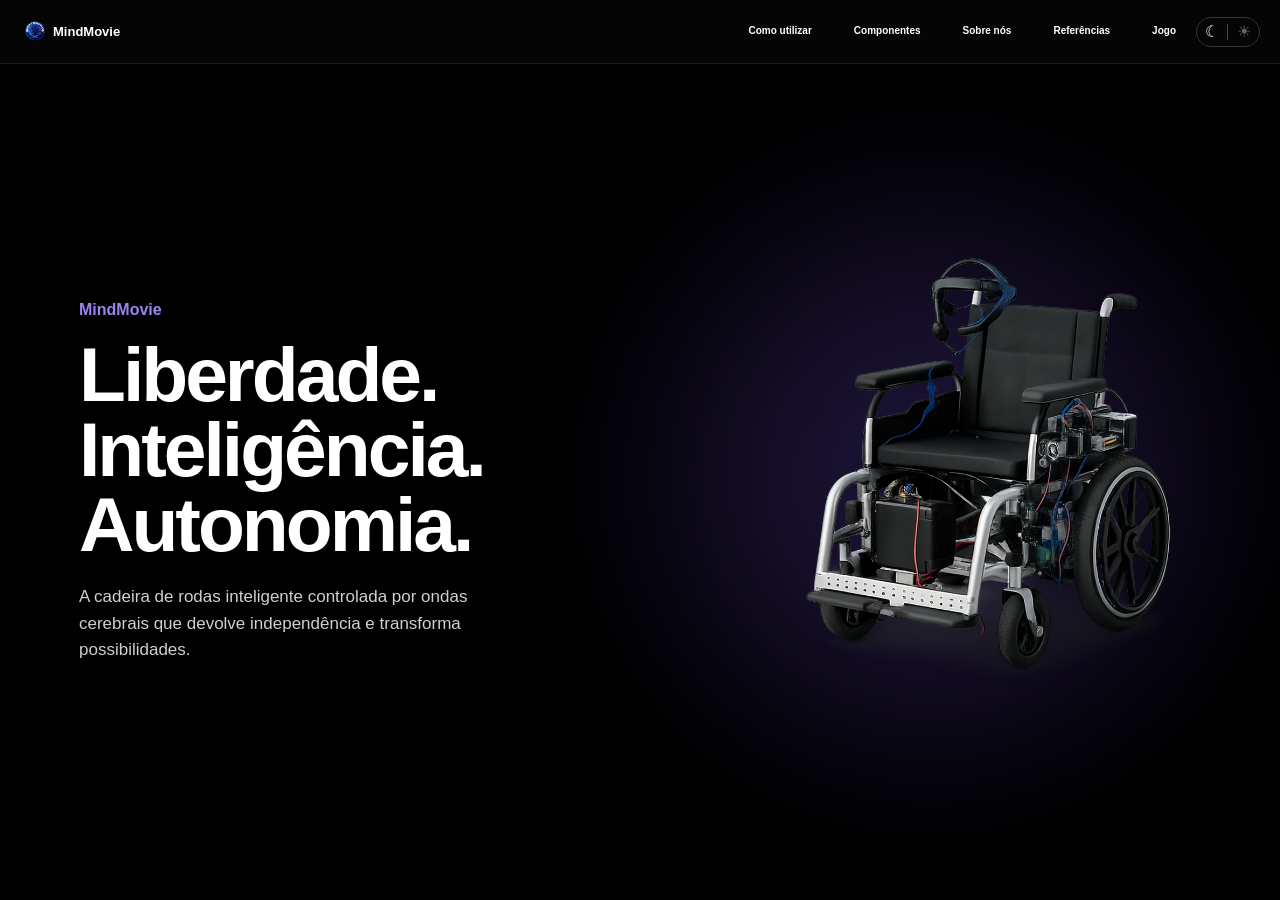
<file: index.html>
<!DOCTYPE html>
<html lang="pt-BR">
<head>
    <meta charset="UTF-8">
    <meta name="viewport" content="width=device-width, initial-scale=1.0">
    <meta http-equiv="refresh" content="0; url=./inicio/index.html">
    <title>MindMovie</title>
</head>
<body>
    <a href="./inicio/index.html">Abrir o site MindMovie</a>
</body>
</html>
</file>
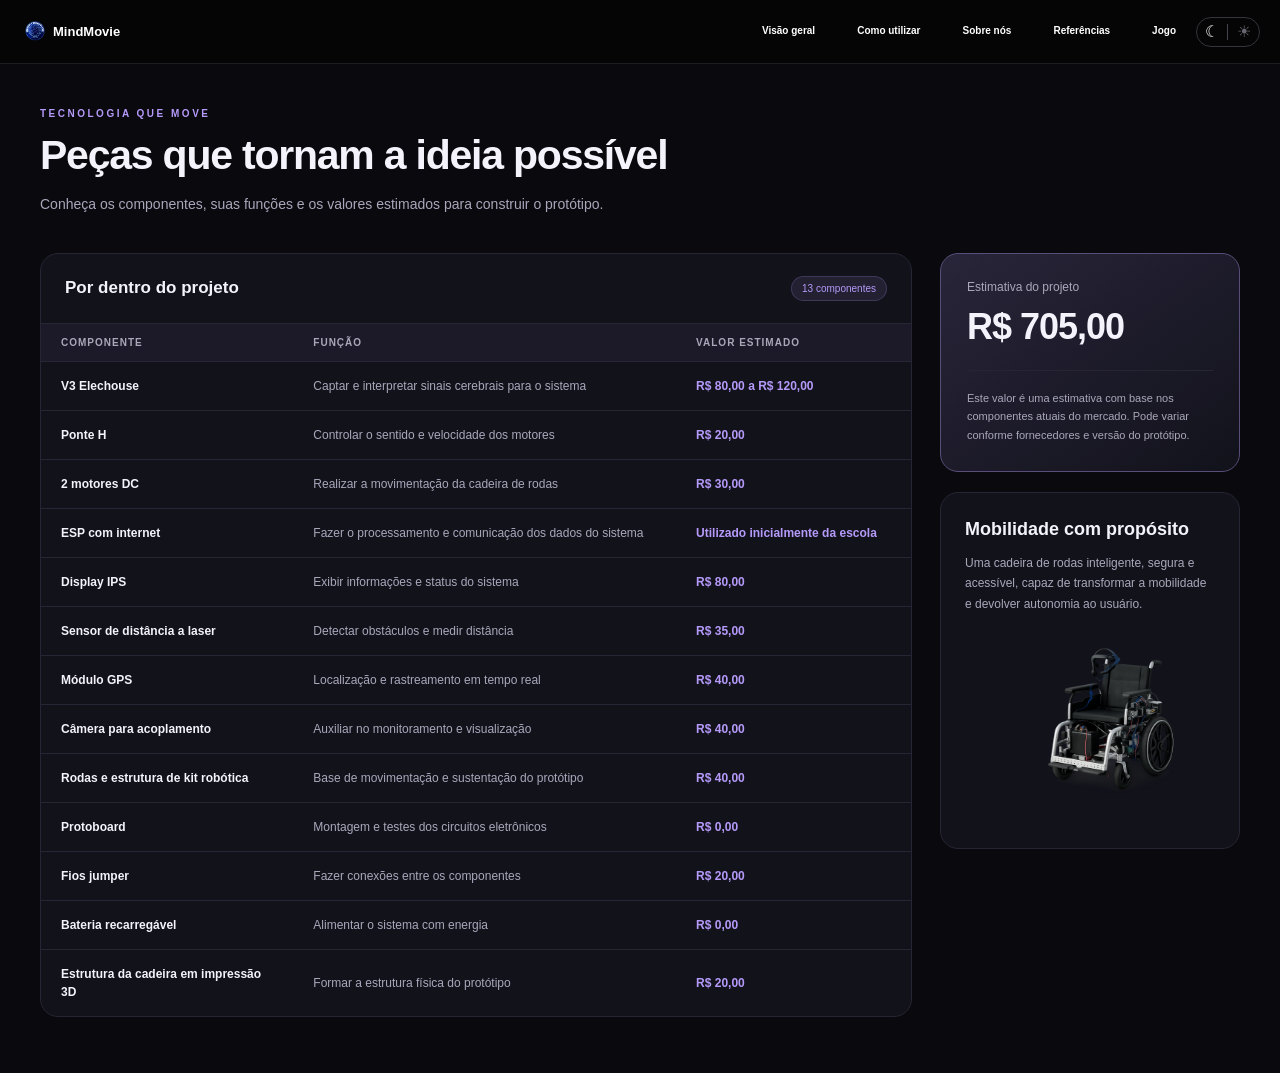
<file: componentes/index.html>
<!DOCTYPE html>
<html lang="pt-BR">

<head>

    <meta charset="UTF-8">

    <meta
        name="viewport"
        content="width=device-width, initial-scale=1.0"
    >

    <title>MindMovie | Componentes e Valor</title>

    <link
        rel="stylesheet"
        href="estilo.css?v=components-design"
    >
    <link rel="icon" type="image/png" href="../imagens/logo.png">


    <link rel="stylesheet" href="../menu.css?v=mobile-20260924">
    <script src="../menu.js" defer></script>
</head>

<body>

    <!-- ========================================
         CABEÇALHO
    ========================================= -->

    <header class="header">
        <a href="../inicio/index.html" class="logo"><img src="../imagens/logo.png" alt=""><span>MindMovie</span></a>
        <nav class="nav" id="siteNav" aria-label="Navegação principal">
            <a href="../inicio/index.html">Visão geral</a>
            <a href="../como-utilizar/index.html">Como utilizar</a>
            <a href="../componentes/index.html" aria-current="page">Componentes</a>
            <a href="../quem-somos/index.html">Sobre nós</a>
            <a href="../referencias/index.html">Referências</a>
            <a href="../jogo/jogo.html">Jogo</a>
        </nav>
        <button class="theme-toggle" id="siteTheme" type="button" aria-label="Ativar modo claro" aria-pressed="false">
            <span class="theme-icon moon" aria-hidden="true">☾</span><span class="theme-line" aria-hidden="true"></span><span class="theme-icon sun" aria-hidden="true">☀</span>
        </button>
        <button class="menu-button" id="siteMenu" type="button" aria-label="Abrir menu" aria-controls="siteNav" aria-expanded="false"><span></span><span></span><span></span></button>
    </header>


    <!-- ========================================
         CONTEÚDO
    ========================================= -->

    <main>

        <!-- TÍTULO -->

        <section class="titulo-pagina">
            <span class="eyebrow">TECNOLOGIA QUE MOVE</span>

            <h1>
                Peças que tornam a ideia possível
            </h1>

            <p class="subtitulo">

                Conheça os componentes, suas funções e os valores estimados para construir o protótipo.

            </p>

        </section>


        <!-- ========================================
             TABELA
        ========================================= -->

        <section class="tabela-container" aria-labelledby="lista-componentes">
            <div class="table-heading"><h2 id="lista-componentes">Por dentro do projeto</h2><span>13 componentes</span></div>

            <table>
                <caption class="sr-only">Componentes do protótipo, funções e valores estimados</caption>

                <thead>

                    <tr>

                        <th scope="col">Componente</th>

                        <th scope="col">Função</th>

                        <th scope="col">Valor estimado</th>

                    </tr>

                </thead>


                <tbody>

                    <tr><td data-label="Componente">V3 Elechouse</td><td data-label="Função">Captar e interpretar sinais cerebrais para o sistema</td><td data-label="Valor estimado">R$ 80,00 a R$ 120,00</td></tr>


                    <tr><td data-label="Componente">Ponte H</td><td data-label="Função">Controlar o sentido e velocidade dos motores</td><td data-label="Valor estimado">R$ 20,00</td></tr>


                    <tr><td data-label="Componente">2 motores DC</td><td data-label="Função">Realizar a movimentação da cadeira de rodas</td><td data-label="Valor estimado">R$ 30,00</td></tr>


                    <tr><td data-label="Componente">ESP com internet</td><td data-label="Função">Fazer o processamento e comunicação dos dados do sistema</td><td data-label="Valor estimado">Utilizado inicialmente da escola</td></tr>


                    <tr><td data-label="Componente">Display IPS</td><td data-label="Função">Exibir informações e status do sistema</td><td data-label="Valor estimado">R$ 80,00</td></tr>


                    <tr><td data-label="Componente">Sensor de distância a laser</td><td data-label="Função">Detectar obstáculos e medir distância</td><td data-label="Valor estimado">R$ 35,00</td></tr>


                    <tr><td data-label="Componente">Módulo GPS</td><td data-label="Função">Localização e rastreamento em tempo real</td><td data-label="Valor estimado">R$ 40,00</td></tr>


                    <tr><td data-label="Componente">Câmera para acoplamento</td><td data-label="Função">Auxiliar no monitoramento e visualização</td><td data-label="Valor estimado">R$ 40,00</td></tr>


                    <tr><td data-label="Componente">Rodas e estrutura de kit robótica</td><td data-label="Função">Base de movimentação e sustentação do protótipo</td><td data-label="Valor estimado">R$ 40,00</td></tr>


                    <tr><td data-label="Componente">Protoboard</td><td data-label="Função">Montagem e testes dos circuitos eletrônicos</td><td data-label="Valor estimado">R$ 0,00</td></tr>


                    <tr><td data-label="Componente">Fios jumper</td><td data-label="Função">Fazer conexões entre os componentes</td><td data-label="Valor estimado">R$ 20,00</td></tr>


                    <tr><td data-label="Componente">Bateria recarregável</td><td data-label="Função">Alimentar o sistema com energia</td><td data-label="Valor estimado">R$ 0,00</td></tr>


                    <tr><td data-label="Componente">Estrutura da cadeira em impressão 3D</td><td data-label="Função">Formar a estrutura física do protótipo</td><td data-label="Valor estimado">R$ 20,00</td></tr>

                </tbody>

            </table>

        </section>


        <!-- ========================================
             RESULTADO
        ========================================= -->

        <section class="resultado">

            <div class="resultado-texto">

                <h2>
                    Mobilidade com propósito
                </h2>

                <p>

                    Uma cadeira de rodas 
                    inteligente, segura e 
                    acessível, capaz de 
                    transformar a mobilidade 
                    e devolver autonomia ao 
                    usuário.

                </p>

                <img
                    src="../imagens/cadeira.png"
                    alt="Cadeira de Rodas"
                >

            </div>


            <div class="valor">

                <span class="valor-label">
                    Estimativa do projeto
                </span>

                <strong>
                    R$ 705,00
                </strong>

                <p class="observacao">

                    Este valor é uma estimativa com base nos componentes
                    atuais do mercado. Pode variar conforme fornecedores
                    e versão do protótipo.

                </p>

            </div>

        </section>

    </main>


    <script src="script.js"></script>

</body>

</html>
</file>
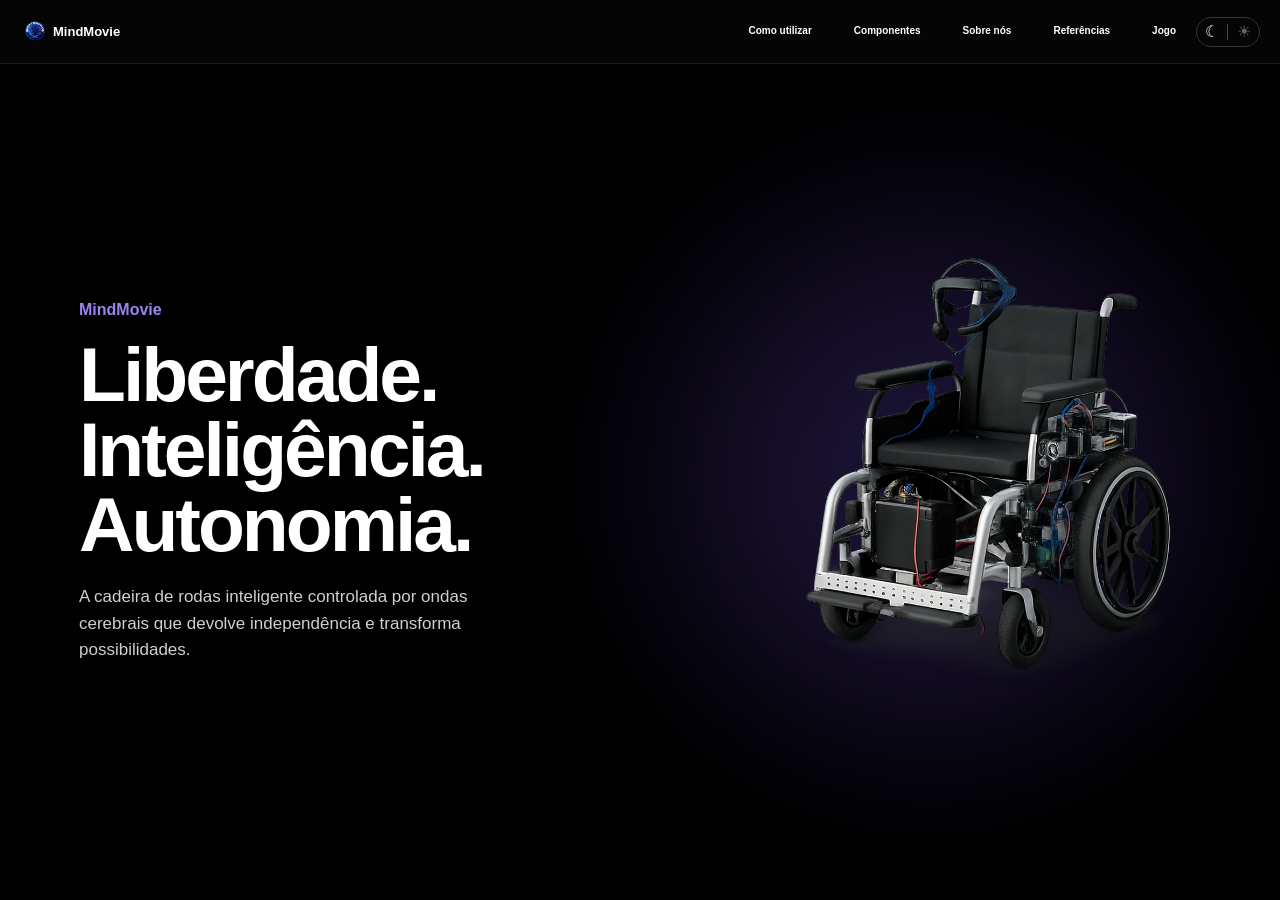
<file: inicio/index.html>
<!DOCTYPE html>
<html lang="pt-BR">

<head>
    <meta charset="UTF-8">

    <meta
        name="viewport"
        content="width=device-width, initial-scale=1.0"
    >

    <title>MindMovie | Visão geral</title>

    <link rel="icon" type="image/png" href="../imagens/logo.png">

    <link rel="stylesheet" href="../inicio/estilo.css?v=20260923-fit">
    <link rel="stylesheet" href="../menu.css?v=mobile-20260924">
    <script src="../menu.js" defer></script>
</head>

<body>

    <header class="header">
        <a href="../inicio/index.html" class="logo"><img src="../imagens/logo.png" alt=""><span>MindMovie</span></a>
        <nav class="nav" id="siteNav" aria-label="Navegação principal">
            <a href="../inicio/index.html" aria-current="page">Visão geral</a>
            <a href="../como-utilizar/index.html">Como utilizar</a>
            <a href="../componentes/index.html">Componentes</a>
            <a href="../quem-somos/index.html">Sobre nós</a>
            <a href="../referencias/index.html">Referências</a>
            <a href="../jogo/jogo.html">Jogo</a>
        </nav>
        <button class="theme-toggle" id="siteTheme" type="button" aria-label="Ativar modo claro" aria-pressed="false">
            <span class="theme-icon moon" aria-hidden="true">☾</span><span class="theme-line" aria-hidden="true"></span><span class="theme-icon sun" aria-hidden="true">☀</span>
        </button>
        <button class="menu-button" id="siteMenu" type="button" aria-label="Abrir menu" aria-controls="siteNav" aria-expanded="false"><span></span><span></span><span></span></button>
    </header>


    <main>

        <section class="inicio">

            <div class="conteudo-inicio">

                <div class="texto-inicio">

                    <p class="nome-projeto">
                        MindMovie
                    </p>

                    <h1>
                        Liberdade.<br>
                        Inteligência.<br>
                        Autonomia.
                    </h1>

                    <p class="descricao">
                        A cadeira de rodas inteligente
                        controlada por ondas cerebrais que
                        devolve independência e transforma
                        possibilidades.
                    </p>

                </div>


                <div class="imagem-cadeira">

                    <div class="brilho"></div>

                    <img
                        src="../imagens/cadeira.png"
                        alt="Cadeira de rodas inteligente MindMovie"
                    >

                </div>

            </div>

        </section>

    </main>


    <script src="../inicio/script.js"></script>

</body>
</html>
</file>
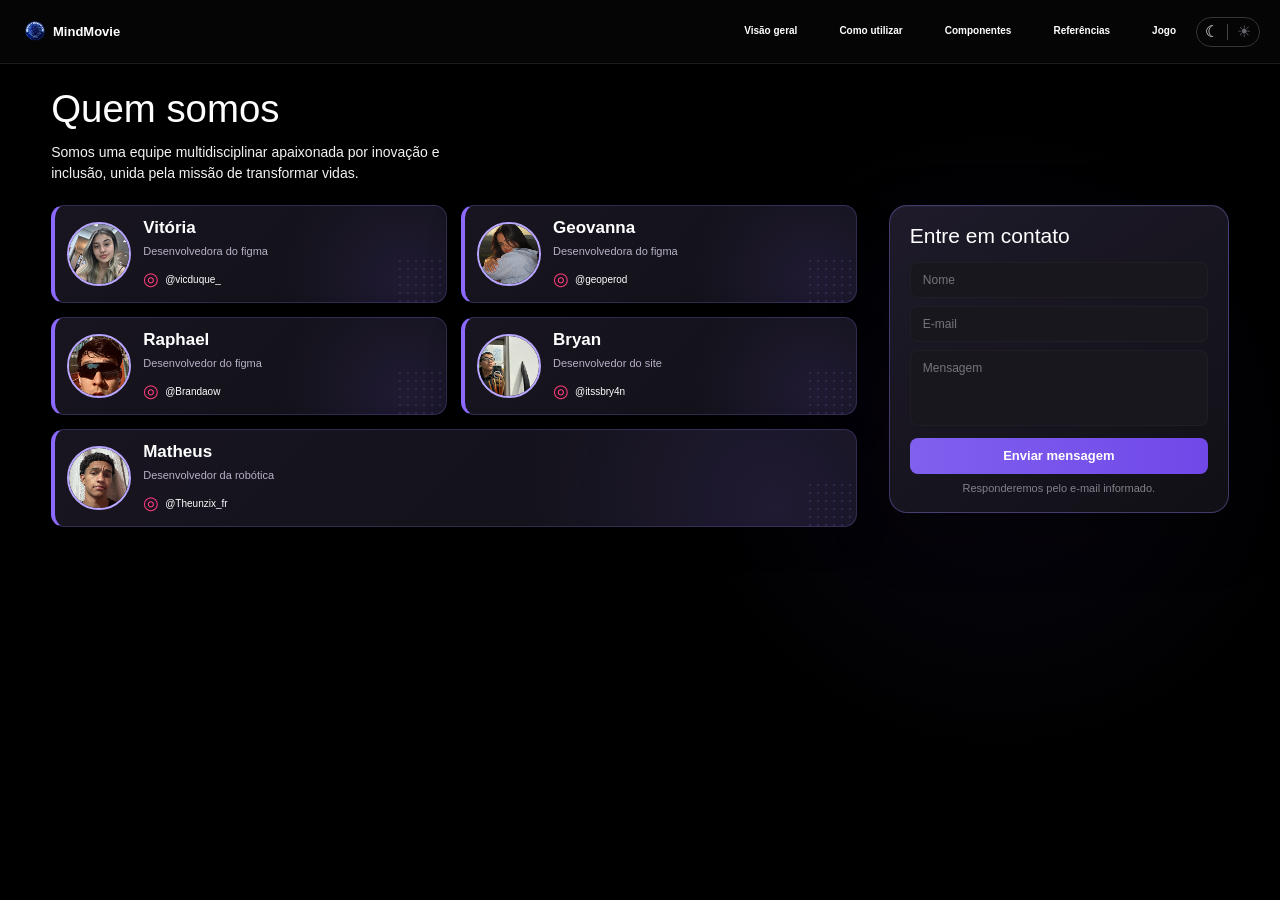
<file: quem-somos/index.html>
<!DOCTYPE html> 
<html lang="pt-BR"> 
<head> 
    <meta charset="UTF-8"> 
    <meta name="viewport" content="width=device-width, initial-scale=1.0"> 
    <title>Sobre Nós - MindMovie</title> 
    <link rel="stylesheet" href="estilo.css?v=20260923-contact">
    <link rel="icon" type="image/png" href="../imagens/logo.png">
 
    <link rel="stylesheet" href="../menu.css?v=mobile-20260924">
    <script src="../menu.js" defer></script>
</head> 
 
<body> 
 
    <header class="header">
        <a href="../inicio/index.html" class="logo"><img src="../imagens/logo.png" alt=""><span>MindMovie</span></a>
        <nav class="nav" id="siteNav" aria-label="Navegação principal">
            <a href="../inicio/index.html">Visão geral</a>
            <a href="../como-utilizar/index.html">Como utilizar</a>
            <a href="../componentes/index.html">Componentes</a>
            <a href="../quem-somos/index.html" aria-current="page">Sobre nós</a>
            <a href="../referencias/index.html">Referências</a>
            <a href="../jogo/jogo.html">Jogo</a>
        </nav>
        <button class="theme-toggle" id="siteTheme" type="button" aria-label="Ativar modo claro" aria-pressed="false">
            <span class="theme-icon moon" aria-hidden="true">☾</span><span class="theme-line" aria-hidden="true"></span><span class="theme-icon sun" aria-hidden="true">☀</span>
        </button>
        <button class="menu-button" id="siteMenu" type="button" aria-label="Abrir menu" aria-controls="siteNav" aria-expanded="false"><span></span><span></span><span></span></button>
    </header> 
 
    <main> 
 
        <div class="page-label" id="pageLabel"> 
            sobre nós - escuro 
        </div> 
 
        <section class="about-section"> 
 
            <div class="about-content"> 
 
                <div class="about-title"> 
 
                    <h1>Quem somos</h1> 
 
                    <p> 
                        Somos uma equipe multidisciplinar apaixonada por 
                        inovação e inclusão, unida pela missão de 
                        transformar vidas. 
                    </p> 
 
                </div> 
 
                <div class="content-grid"> 
 
                    <div class="team"> 
 
                        <article class="member-card"> 
 
                            <div class="member-photo"> 
                                <img src="../imagens/equipe/vic.png" alt="Vitória"> 
                            </div> 
 
                            <div class="member-data"> 
                                <h2>Vitória</h2> 
                                <p>Desenvolvedora do figma</p> 
 
                                <a href="#" class="instagram"> 
                                    <span>◎</span> 
                                    @vicduque_ 
                                </a> 
                            </div> 
 
                        </article> 
 
                        <article class="member-card"> 
 
                            <div class="member-photo"> 
                                <img src="../imagens/equipe/geo.png" alt="Geovanna"> 
                            </div> 
 
                            <div class="member-data"> 
                                <h2>Geovanna</h2> 
                                <p>Desenvolvedora do figma</p> 
 
                                <a href="#" class="instagram"> 
                                    <span>◎</span> 
                                    @geoperod 
                                </a> 
                            </div> 
 
                        </article> 
 
                        <article class="member-card"> 
 
                            <div class="member-photo"> 
                                <img src="../imagens/equipe/bd.png" alt="Raphael"> 
                            </div> 
 
                            <div class="member-data"> 
                                <h2>Raphael</h2> 
                                <p>Desenvolvedor do figma</p> 
 
                                <a href="#" class="instagram"> 
                                    <span>◎</span> 
                                    @Brandaow 
                                </a> 
                            </div> 
 
                        </article> 
 
                        <article class="member-card"> 
 
                            <div class="member-photo"> 
                                <img src="../imagens/equipe/bryan.png" alt="Bryan"> 
                            </div> 
 
                            <div class="member-data"> 
                                <h2>Bryan</h2> 
                                <p>Desenvolvedor do site</p> 
 
                                <a href="#" class="instagram"> 
                                    <span>◎</span> 
                                    @itssbry4n 
                                </a> 
                            </div> 
 
                        </article> 
 
                        <article class="member-card member-wide"> 
 
                            <div class="member-photo"> 
                                <img src="../imagens/equipe/masson.png" alt="Matheus"> 
                            </div> 
 
                            <div class="member-data"> 
                                <h2>Matheus</h2> 
                                <p>Desenvolvedor da robótica</p> 
 
                                <a href="#" class="instagram"> 
                                    <span>◎</span> 
                                    @Theunzix_fr 
                                </a> 
                            </div> 
 
                        </article> 
 
                    </div> 
 
                    <aside class="contact-card"> 
 
                        <h2>Entre em contato</h2> 
 
                        <form id="contactForm" action="https://formspree.io/f/myezppbp" method="POST">
                            <input type="hidden" name="_subject" value="Novo contato pelo site MindMovie"> 
 
                            <div class="input-group"> 
                                <input 
                                    type="text" 
                                    id="name" name="name" autocomplete="name" aria-label="Nome" maxlength="100" 
                                    placeholder="Nome" 
                                    required 
                                > 
                            </div> 
 
                            <div class="input-group"> 
                                <input 
                                    type="email" 
                                    id="email" name="email" autocomplete="email" aria-label="E-mail" maxlength="254" 
                                    placeholder="E-mail" 
                                    required 
                                > 
                            </div> 
 
                            <div class="input-group"> 
                                <textarea 
                                    id="message" name="message" aria-label="Mensagem" maxlength="5000" 
                                    placeholder="Mensagem" 
                                    required 
                                ></textarea> 
                            </div> 
 
                            <button type="submit"> 
                                Enviar mensagem 
                            </button> 
 
                            <p class="contact-note"> 
                                Responderemos pelo e-mail informado. 
                            </p> 
 
                        <p id="contactStatus" class="contact-feedback" role="status" aria-live="polite"></p>
                        </form> 
 
                    </aside> 
 
                </div> 
 
            </div> 
 
        </section> 
 
    </main> 
 
    <script src="script.js?v=formspree-1"></script> 
 
</body> 
</html>
</file>
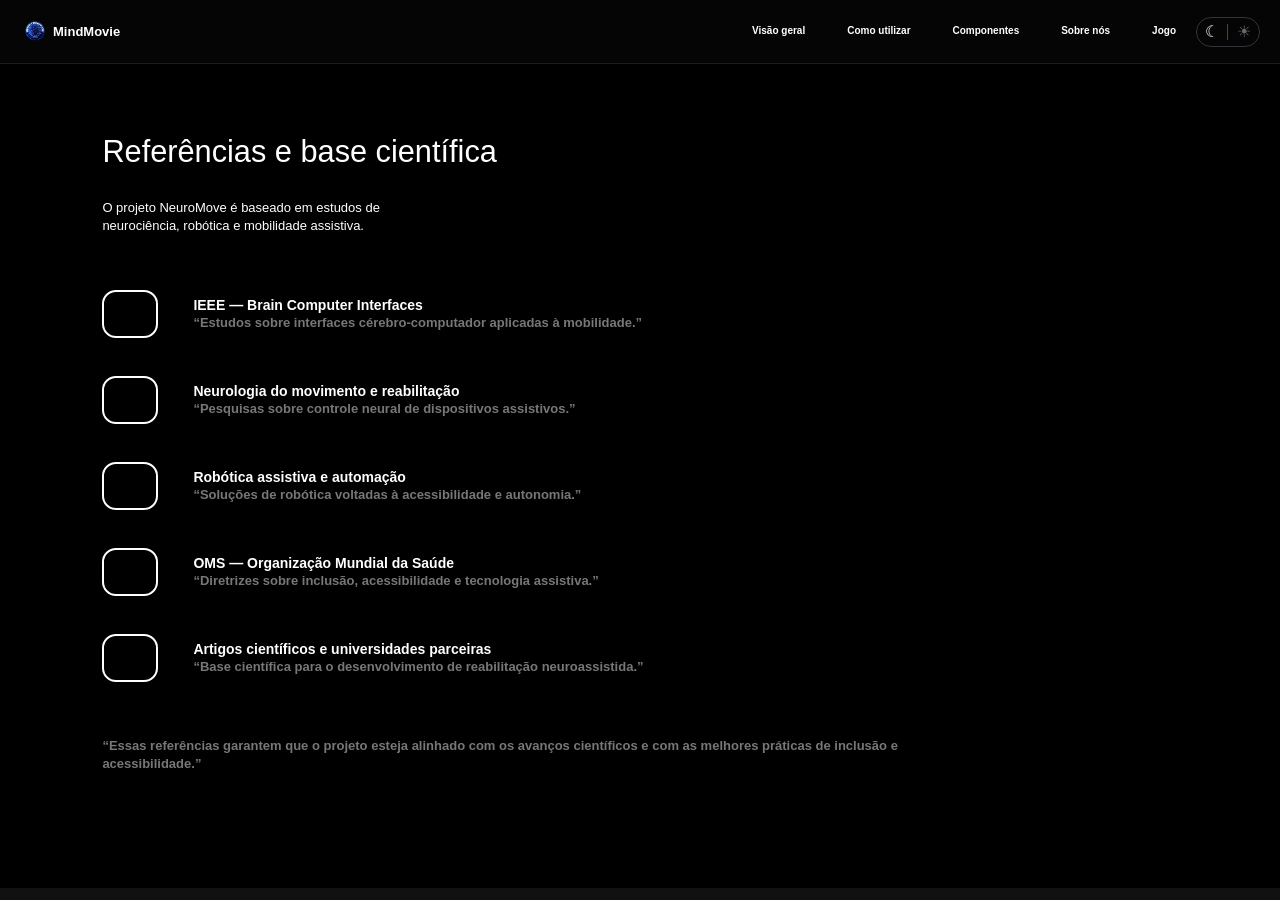
<file: referencias/index.html>
<!DOCTYPE html>
<html lang="pt-BR">
<head>
    <meta charset="UTF-8">
    <meta name="viewport" content="width=device-width, initial-scale=1.0">
    <title>Referências - MindMovie</title>
    <link rel="stylesheet" href="estilo.css">
    <link rel="icon" type="image/png" href="../imagens/logo.png">

    <link rel="stylesheet" href="../menu.css?v=mobile-20260924">
    <script src="../menu.js" defer></script>
</head>

<body>

    <header class="header">
        <a href="../inicio/index.html" class="logo"><img src="../imagens/logo.png" alt=""><span>MindMovie</span></a>
        <nav class="nav" id="siteNav" aria-label="Navegação principal">
            <a href="../inicio/index.html">Visão geral</a>
            <a href="../como-utilizar/index.html">Como utilizar</a>
            <a href="../componentes/index.html">Componentes</a>
            <a href="../quem-somos/index.html">Sobre nós</a>
            <a href="../referencias/index.html" aria-current="page">Referências</a>
            <a href="../jogo/jogo.html">Jogo</a>
        </nav>
        <button class="theme-toggle" id="siteTheme" type="button" aria-label="Ativar modo claro" aria-pressed="false">
            <span class="theme-icon moon" aria-hidden="true">☾</span><span class="theme-line" aria-hidden="true"></span><span class="theme-icon sun" aria-hidden="true">☀</span>
        </button>
        <button class="menu-button" id="siteMenu" type="button" aria-label="Abrir menu" aria-controls="siteNav" aria-expanded="false"><span></span><span></span><span></span></button>
    </header>

    <main>

        <div class="page-label" id="pageLabel">
            referências - escuro
        </div>

        <section class="references">

            <h1>Referências e base científica</h1>

            <p class="intro">
                O projeto NeuroMove é baseado em estudos de<br class="desktop">
                neurociência, robótica e mobilidade assistiva.
            </p>

            <div class="reference-list">

                <article class="reference-item">

                    <div class="reference-icon"></div>

                    <div class="reference-content">
                        <h2>IEEE — Brain Computer Interfaces</h2>
                        <p>“Estudos sobre interfaces cérebro-computador aplicadas à mobilidade.”</p>
                    </div>

                </article>

                <article class="reference-item">

                    <div class="reference-icon"></div>

                    <div class="reference-content">
                        <h2>Neurologia do movimento e reabilitação</h2>
                        <p>“Pesquisas sobre controle neural de dispositivos assistivos.”</p>
                    </div>

                </article>

                <article class="reference-item">

                    <div class="reference-icon"></div>

                    <div class="reference-content">
                        <h2>Robótica assistiva e automação</h2>
                        <p>“Soluções de robótica voltadas à acessibilidade e autonomia.”</p>
                    </div>

                </article>

                <article class="reference-item">

                    <div class="reference-icon"></div>

                    <div class="reference-content">
                        <h2>OMS — Organização Mundial da Saúde</h2>
                        <p>“Diretrizes sobre inclusão, acessibilidade e tecnologia assistiva.”</p>
                    </div>

                </article>

                <article class="reference-item">

                    <div class="reference-icon"></div>

                    <div class="reference-content">
                        <h2>Artigos científicos e universidades parceiras</h2>
                        <p>“Base científica para o desenvolvimento de reabilitação neuroassistida.”</p>
                    </div>

                </article>

            </div>

            <p class="final-text">
                “Essas referências garantem que o projeto esteja alinhado com os avanços científicos e com as melhores práticas de inclusão e acessibilidade.”
            </p>

        </section>

    </main>

    <script src="script.js"></script>

</body>
</html>
</file>
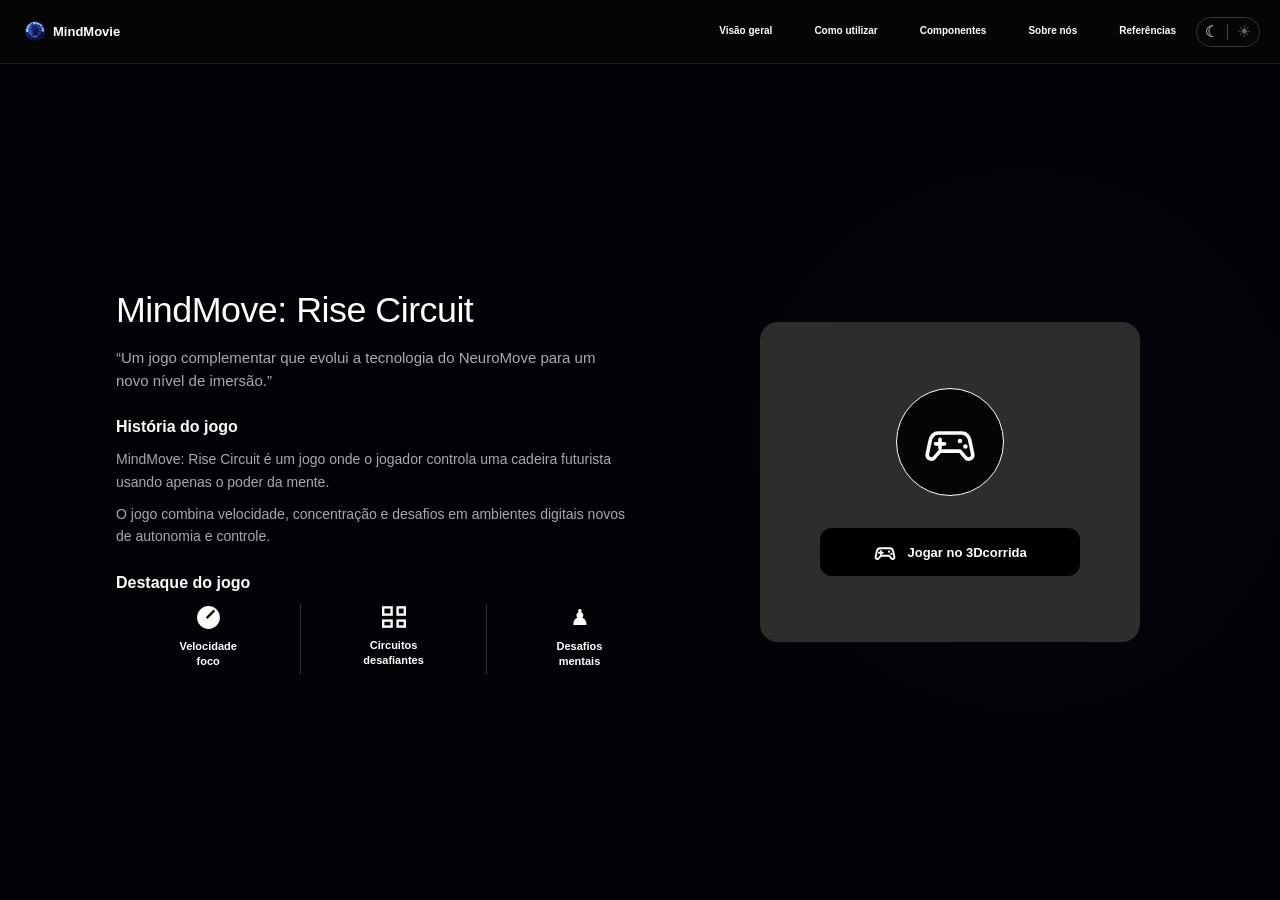
<file: jogo/jogo.html>
<!DOCTYPE html>
<html lang="pt-BR">

<head>

    <meta charset="UTF-8">

    <meta
        name="viewport"
        content="width=device-width, initial-scale=1.0"
    >

    <title>MindMovie | Rise Circuit</title>

    <link rel="stylesheet" href="jogo.css?v=game-proportions">

    <link rel="stylesheet" href="../menu.css?v=mobile-20260924">
    <script src="../menu.js" defer></script>
</head>

<body>

    <!-- ========================================
         CABEÇALHO
    ========================================= -->

    <header class="header">
        <a href="../inicio/index.html" class="logo"><img src="../imagens/logo.png" alt=""><span>MindMovie</span></a>
        <nav class="nav" id="siteNav" aria-label="Navegação principal">
            <a href="../inicio/index.html">Visão geral</a>
            <a href="../como-utilizar/index.html">Como utilizar</a>
            <a href="../componentes/index.html">Componentes</a>
            <a href="../quem-somos/index.html">Sobre nós</a>
            <a href="../referencias/index.html">Referências</a>
            <a href="../jogo/jogo.html" aria-current="page">Jogo</a>
        </nav>
        <button class="theme-toggle" id="siteTheme" type="button" aria-label="Ativar modo claro" aria-pressed="false">
            <span class="theme-icon moon" aria-hidden="true">☾</span><span class="theme-line" aria-hidden="true"></span><span class="theme-icon sun" aria-hidden="true">☀</span>
        </button>
        <button class="menu-button" id="siteMenu" type="button" aria-label="Abrir menu" aria-controls="siteNav" aria-expanded="false"><span></span><span></span><span></span></button>
    </header>


    <!-- ========================================
         CONTEÚDO
    ========================================= -->

    <main class="pagina-jogo">

        <section class="conteudo-jogo">

            <!-- LADO ESQUERDO -->

            <div class="informacoes-jogo">

                <div class="introducao">

                    <h1>
                        MindMove: Rise Circuit
                    </h1>

                    <p>
                        “Um jogo complementar que evolui a tecnologia do
                        NeuroMove para um novo nível de imersão.”
                    </p>

                </div>


                <!-- HISTÓRIA -->

                <div class="historia-jogo">

                    <h2>
                        História do jogo
                    </h2>

                    <p>
                        MindMove: Rise Circuit é um jogo onde o jogador controla
                        uma cadeira futurista usando apenas o poder da mente.
                    </p>

                    <p>
                        O jogo combina velocidade, concentração e desafios em
                        ambientes digitais novos de autonomia e controle.
                    </p>

                </div>


                <!-- DESTAQUES -->

                <div class="destaques">

                    <h2>
                        Destaque do jogo
                    </h2>


                    <div class="lista-destaques">

                        <!-- VELOCIDADE -->

                        <div class="destaque-item">

                            <div class="icone-destaque velocidade">

                                <span></span>

                            </div>

                            <p>
                                Velocidade<br>
                                foco
                            </p>

                        </div>


                        <!-- CIRCUITOS -->

                        <div class="destaque-item">

                            <div class="icone-circuito">

                                <span></span>
                                <span></span>
                                <span></span>
                                <span></span>

                            </div>

                            <p>
                                Circuitos<br>
                                desafiantes
                            </p>

                        </div>


                        <!-- DESAFIOS MENTAIS -->

                        <div class="destaque-item sem-borda">

                            <div class="icone-mente">
                                ♟
                            </div>

                            <p>
                                Desafios<br>
                                mentais
                            </p>

                        </div>

                    </div>

                </div>

            </div>


            <!-- ========================================
                 CARD DO JOGO
            ========================================= -->

            <aside class="card-jogo">

                <!-- ÍCONE GAMEPAD -->

                <div class="circulo-game">

                    <svg
                        class="gamepad"
                        viewBox="0 0 64 64"
                        aria-hidden="true"
                    >

                        <path
                            d="M19 22h26c5 0 8 4 9 9l3 14c1 5-5 8-8 4l-6-7H21l-6 7c-3 4-9 1-8-4l3-14c1-5 4-9 9-9z"
                            fill="none"
                            stroke="currentColor"
                            stroke-width="4"
                            stroke-linecap="round"
                            stroke-linejoin="round"
                        />

                        <path
                            d="M21 29v10M16 34h10"
                            fill="none"
                            stroke="currentColor"
                            stroke-width="4"
                            stroke-linecap="round"
                        />

                        <circle cx="43" cy="31" r="2.5" fill="currentColor"/>
                        <circle cx="49" cy="37" r="2.5" fill="currentColor"/>

                    </svg>

                </div>


                <!-- BOTÃO -->

                <a
                    href="#"
                    class="botao-jogar"
                    id="botaoJogar"
                >

                    <svg
                        class="icone-botao"
                        viewBox="0 0 64 64"
                        aria-hidden="true"
                    >

                        <path
                            d="M19 22h26c5 0 8 4 9 9l3 14c1 5-5 8-8 4l-6-7H21l-6 7c-3 4-9 1-8-4l3-14c1-5 4-9 9-9z"
                            fill="none"
                            stroke="currentColor"
                            stroke-width="5"
                            stroke-linecap="round"
                            stroke-linejoin="round"
                        />

                        <path
                            d="M21 29v10M16 34h10"
                            fill="none"
                            stroke="currentColor"
                            stroke-width="5"
                            stroke-linecap="round"
                        />

                        <circle cx="43" cy="31" r="3" fill="currentColor"/>
                        <circle cx="49" cy="37" r="3" fill="currentColor"/>

                    </svg>

                    <span>
                        Jogar no 3Dcorrida
                    </span>

                </a>

            </aside>

        </section>

    </main>


    <script src="jogo.js"></script>

</body>

</html>
</file>
<file: componentes/estilo.css>
* { margin:0; padding:0; box-sizing:border-box; }
:root { color-scheme:dark; --page:#09090e; --surface:#12121b; --text:#f4f2fa; --muted:#aaa7bb; --line:#272533; --accent:#b59afa; }
body { min-height:100vh; font-family:Arial,Helvetica,sans-serif; background:var(--page); color:var(--text); }
body.light { color-scheme:light; --page:#f6f5fa; --surface:#fff; --text:#211c30; --muted:#666174; --line:#e7e2ef; --accent:#7048ba; }
main { max-width:1280px; margin:auto; padding:44px 40px 56px; display:grid; grid-template-columns:minmax(0,1fr) 300px; gap:28px; }
.titulo-pagina { grid-column:1/-1; margin-bottom:8px; max-width:780px; }
.eyebrow { display:block; color:var(--accent); font-size:10px; letter-spacing:2.5px; font-weight:700; margin-bottom:14px; }
h1 { font-size:clamp(28px,3.2vw,42px); line-height:1.12; letter-spacing:-1.2px; font-weight:600; margin-bottom:14px; }
.subtitulo { color:var(--muted); font-size:14px; line-height:1.7; max-width:650px; }
.tabela-container { min-width:0; background:var(--surface); border:1px solid var(--line); border-radius:18px; overflow:hidden; align-self:start; }
.table-heading { display:flex; align-items:center; justify-content:space-between; gap:16px; padding:22px 24px; }
.table-heading h2 { font-size:17px; font-weight:600; }
.table-heading span { color:var(--accent); background:color-mix(in srgb,var(--accent) 10%,transparent); border:1px solid color-mix(in srgb,var(--accent) 20%,transparent); border-radius:30px; padding:6px 10px; font-size:10px; white-space:nowrap; }
table { width:100%; border-collapse:collapse; text-align:left; }
thead { background:color-mix(in srgb,var(--accent) 6%,var(--surface)); }
th { color:var(--muted); font-size:10px; text-transform:uppercase; letter-spacing:1px; font-weight:600; padding:13px 20px; border-top:1px solid var(--line); border-bottom:1px solid var(--line); }
td { padding:15px 20px; border-bottom:1px solid var(--line); font-size:12px; line-height:1.5; }
tbody tr:last-child td { border-bottom:0; }
tbody tr { transition:background .2s; }
tbody tr:hover { background:color-mix(in srgb,var(--accent) 7%,var(--surface)); }
td:first-child { width:29%; font-weight:600; }
td:nth-child(2) { width:44%; color:var(--muted); }
td:last-child { width:27%; color:var(--accent); font-weight:600; font-variant-numeric:tabular-nums; }
.resultado { display:flex; flex-direction:column; gap:20px; align-self:start; }
.valor { order:-1; padding:26px; border:1px solid color-mix(in srgb,var(--accent) 35%,var(--line)); border-radius:18px; background:linear-gradient(145deg,color-mix(in srgb,var(--accent) 14%,var(--surface)),var(--surface)); }
.valor-label { display:block; color:var(--muted); font-size:12px; margin-bottom:12px; }
.valor strong { display:block; font-size:36px; letter-spacing:-1px; font-weight:600; }
.observacao { border-top:1px solid var(--line); padding-top:18px; margin-top:22px; font-size:11px; line-height:1.7; color:var(--muted); }
.resultado-texto { background:var(--surface); border:1px solid var(--line); border-radius:18px; padding:24px; overflow:hidden; }
.resultado-texto h2 { font-size:18px; line-height:1.35; margin-bottom:12px; }
.resultado-texto p { color:var(--muted); font-size:12px; line-height:1.7; }
.resultado-texto img { width:100%; height:190px; object-fit:contain; margin-top:16px; }
.sr-only { position:absolute; width:1px; height:1px; padding:0; margin:-1px; overflow:hidden; clip:rect(0,0,0,0); white-space:nowrap; border:0; }
@media(max-width:1050px) { main { padding:32px 24px; grid-template-columns:minmax(0,1fr) 260px; gap:20px; } td,th { padding:13px 14px; } .valor { padding:22px; } .valor strong { font-size:32px; } }
@media(max-width:800px) { main { grid-template-columns:1fr; } .resultado { display:grid; grid-template-columns:1fr 1fr; } }
@media(max-width:560px) { main { padding:28px 16px; } h1 { font-size:30px; } .resultado { grid-template-columns:1fr; } .table-heading { padding:20px 16px; } .table-heading h2 { font-size:16px; } thead { display:none; } tbody,tr,td { display:block; width:100%!important; } tr { padding:16px; border-bottom:1px solid var(--line); } tr:last-child { border:0; } td { padding:0; border:0; } td:first-child { font-size:14px; margin-bottom:8px; } td:last-child { margin-top:10px; } td:last-child::before { content:attr(data-label) " · "; color:var(--muted); font-weight:400; } .resultado-texto img { height:170px; } }
</file>
<file: menu.css>
/* Padrão único de menu, baseado em Quem somos. */
.header { box-sizing:border-box; width:100%; height:64px; padding:0 20px; display:flex; align-items:center; gap:20px; position:relative; z-index:1000; background:#050505; border-bottom:1px solid #1b1b20; font-family:Arial,Helvetica,sans-serif; }
.header * { box-sizing:border-box; }
.header .logo { display:flex; align-items:center; gap:0; flex-shrink:0; color:#fff; text-decoration:none; }
.header .logo img { width:110px; height:64px; object-fit:cover; display:block; }
.header .logo span { font-size:14px; font-weight:700; white-space:nowrap; }
.header .nav { flex:1; display:flex; align-items:center; justify-content:flex-end; gap:42px; margin-left:auto; }
.header .nav a { color:#fff; text-decoration:none; font-size:10px; font-weight:600; white-space:nowrap; padding:10px 0; border-bottom:2px solid transparent; transition:color .2s; }
.header .nav a:hover { color:#9b84ed; }
.header .nav a[aria-current="page"] { display:none; }
.header .theme-toggle { width:64px; height:30px; display:flex; align-items:center; justify-content:space-around; flex-shrink:0; border:1px solid #34343b; border-radius:30px; background:#050506; cursor:pointer; padding:0; }
.header .theme-icon { width:28px; height:28px; display:flex; align-items:center; justify-content:center; font-size:16px; }
.header .moon { color:#fff; } .header .sun { color:#66666f; }
.header .theme-line { width:1px; height:16px; background:#44444b; }
.header .menu-button { display:none; width:42px; height:42px; padding:0; flex-shrink:0; border:1px solid #34343b; border-radius:6px; background:transparent; align-items:center; justify-content:center; flex-direction:column; gap:5px; cursor:pointer; }
.header .menu-button span { display:block; width:20px; height:1px; background:#fff; transition:transform .2s,opacity .2s; }
.header .menu-button.active span:nth-child(1) { transform:translateY(6px) rotate(45deg); }
.header .menu-button.active span:nth-child(2) { opacity:0; }
.header .menu-button.active span:nth-child(3) { transform:translateY(-6px) rotate(-45deg); }
.header a:focus-visible,.header button:focus-visible { outline:2px solid #9b84ed; outline-offset:4px; }
body.light .header { background:#fff; border-bottom-color:#e8e8ec; }
body.light .header .logo,body.light .header .nav a { color:#111; }
body.light .header .nav a:hover,body.light .header .nav a[aria-current="page"] { color:#7048e8; }
body.light .header .theme-toggle { background:#fff; border-color:#d6d6dc; }
body.light .header .moon { color:#9a9aa3; } body.light .header .sun { color:#111; }
body.light .header .theme-line { background:#d0d0d5; }
body.light .header .menu-button { border-color:#d6d6dc; }
body.light .header .menu-button span { background:#111; }
@media(max-width:900px) {
 .header { height:68px; padding:0 18px; gap:10px; }
 .header .logo img { width:100px; height:64px; }
 .header .logo span { font-size:14px; }
 .header .theme-toggle { margin-left:auto; width:82px; height:40px; }
 .header .theme-icon { width:33px; height:38px; font-size:21px; }
 .header .menu-button { display:flex; }
 .header .nav { display:none; }
 .header .nav.active { display:flex; position:absolute; top:100%; left:0; width:100%; margin:0; padding:20px; flex-direction:column; align-items:stretch; gap:12px; background:#090909; border-top:1px solid #222; max-height:calc(100dvh - 68px); overflow-y:auto; }
 .header .nav a { font-size:15px; padding:8px 0; }
 body.light .header .nav.active { background:#fff; border-color:#eee; }
}
@media(max-width:400px) {
 .header { padding:0 10px; gap:8px; }
 .header .logo span { font-size:12px; }
 .header .logo img { width:84px; height:58px; }
 .header .theme-toggle { width:70px; height:36px; }
 .header .theme-icon { width:28px; height:34px; font-size:18px; }
 .header .menu-button { width:37px; height:37px; }
}

/* Marca compacta: símbolo proporcional ao nome em todas as telas. */
.header .logo { gap:3px; }
.header .logo img { width:30px; height:28px; object-fit:cover; }
.header .logo span { font-size:13px; line-height:1; font-weight:700; }

/* Ajustes exclusivos para telas de celular. */
@media (max-width:600px) {
 .header { height:56px; padding:0 12px; gap:8px; }
 .header .logo { gap:2px; }
 .header .logo img { width:27px; height:25px; }
 .header .logo span { font-size:12px; }
 .header .theme-toggle { width:60px; height:32px; margin-left:auto; }
 .header .theme-icon { width:25px; height:30px; font-size:15px; }
 .header .theme-line { height:14px; }
 .header .menu-button { width:36px; height:36px; gap:5px; }
 .header .menu-button span { width:17px; }
 .header .nav.active { padding:10px 16px; gap:2px; max-height:calc(100dvh - 56px); }
 .header .nav a { font-size:13px; line-height:20px; padding:10px 0; }
}
</file>
<file: inicio/estilo.css>
* {
    margin: 0;
    padding: 0;
    box-sizing: border-box;
}

html {
    scroll-behavior: smooth;
}

body {
    min-height: 100vh;

    font-family: Arial, Helvetica, sans-serif;

    background: #000000;
    color: #ffffff;

    transition:
        background 0.3s ease,
        color 0.3s ease;
}

.inicio {
    min-height: calc(100vh - 58px);

    display: flex;
    align-items: center;

    background:
        radial-gradient(
            circle at 73% 48%,
            rgba(113, 75, 210, 0.13),
            transparent 38%
        ),
        #000000;

    transition: background 0.3s ease;
}

.conteudo-inicio {
    width: 100%;
    max-width: 1250px;

    margin: 0 auto;

    padding: 70px 70px;

    display: grid;

    grid-template-columns: 1fr 1fr;

    align-items: center;

    gap: 50px;
}

.texto-inicio {
    position: relative;

    z-index: 2;
}

.nome-projeto {
    margin-bottom: 18px;

    color: #9b84ed;

    font-size: 16px;
    font-weight: 600;
}

.texto-inicio h1 {
    margin-bottom: 30px;

    color: #ffffff;

    font-size: clamp(52px, 6vw, 86px);

    line-height: 0.98;

    letter-spacing: -3px;

    font-weight: 700;
}

.descricao {
    max-width: 430px;

    color: #cfcfd4;

    font-size: 17px;

    line-height: 1.55;
}

.imagem-cadeira {
    width: 100%;

    position: relative;

    display: flex;
    align-items: center;
    justify-content: center;
}

.imagem-cadeira img {
    width: 100%;
    max-width: 600px;

    position: relative;

    z-index: 2;
}

.brilho {
    position: absolute;

    width: 500px;
    height: 500px;

    border-radius: 50%;

    background: rgba(114, 77, 218, 0.14);

    filter: blur(90px);

    z-index: 1;
}

body.light {
    background: #ffffff;

    color: #111111;
}

body.light .inicio {
    background:
        radial-gradient(
            circle at 73% 48%,
            rgba(112, 72, 232, 0.10),
            transparent 38%
        ),
        #ffffff;
}

body.light .nome-projeto {
    color: #7048e8;
}

body.light .texto-inicio h1 {
    color: #111111;
}

body.light .descricao {
    color: #4c4c54;
}

@media (max-width: 800px) {
.conteudo-inicio {
        grid-template-columns: 1fr;

        padding: 60px 25px;

        text-align: center;
    }

.descricao {
        margin: 0 auto;
    }

.imagem-cadeira {
        margin-top: 20px;
    }

.imagem-cadeira img {
        max-width: 450px;
    }

}

@media (max-width: 480px) {
.texto-inicio h1 {
        font-size: 48px;

        letter-spacing: -2px;
    }

.descricao {
        font-size: 15px;
    }

}

/* Ajuste da área útil abaixo do menu. */

.inicio { min-height:calc(100dvh - 64px); overflow:clip; }
@media(min-width:901px) {
 .conteudo-inicio { padding:24px 5%; gap:32px; }
 .texto-inicio h1 { font-size:clamp(48px, min(6vw, 10vh), 86px); margin-bottom:22px; }
 .imagem-cadeira img { max-height:calc(100dvh - 112px); object-fit:contain; }
 .brilho { width:min(500px,40vw); height:min(500px,60vh); }
}
@media(max-width:900px) { .inicio { min-height:calc(100dvh - 68px); } }
</file>
<file: quem-somos/estilo.css>
* {
    margin: 0;
    padding: 0;
    box-sizing: border-box;
}

html {
    width: 100%;
    min-height: 100%;
}

body {
    width: 100%;
    min-height: 100vh;
    background: #0d0d0f;
    color: #ffffff;
    font-family: Arial, Helvetica, sans-serif;
    overflow-x: hidden;
    transition: background 0.35s ease, color 0.35s ease;
}

main {
    width: 100%;
    min-height: calc(100vh - 76px);
}

.page-label {
    width: 100%;
    padding: 17px 5%;
    color: #55555d;
    font-size: 12px;
}

.about-section {
    width: 100%;
    min-height: calc(100vh - 125px);
    background:
        radial-gradient(
            circle at 78% 45%,
            rgba(109, 75, 210, 0.08),
            transparent 30%
        ),
        #000000;
    padding: 42px 5%;
    transition: background 0.35s ease;
}

.about-content {
    width: min(1320px, 100%);
    margin: 0 auto;
}

.about-title {
    margin-bottom: 35px;
}

.about-title h1 {
    color: #ffffff;
    font-size: clamp(32px, 3vw, 44px);
    line-height: 1.1;
    font-weight: 400;
    margin-bottom: 22px;
}

.about-title p {
    max-width: 390px;
    color: #f2f2f4;
    font-size: 14px;
    line-height: 1.45;
}

.content-grid {
    width: 100%;
    display: grid;
    grid-template-columns: minmax(560px, 1fr) 390px;
    gap: clamp(50px, 6vw, 90px);
    align-items: start;
}

.team {
    display: grid;
    grid-template-columns: 1fr 1fr;
    gap: 18px 22px;
}

.member-card {
    position: relative;
    min-height: 112px;
    border: 1px solid rgba(155, 130, 255, 0.22);
    border-left: 4px solid #8c69ff;
    border-radius: 13px;
    background:
        radial-gradient(
            circle at 90% 80%,
            rgba(126, 91, 230, 0.13),
            transparent 35%
        ),
        linear-gradient(
            135deg,
            #181520,
            #111017
        );
    display: flex;
    align-items: center;
    padding: 14px 18px;
    overflow: hidden;
    box-shadow: 0 12px 35px rgba(0, 0, 0, 0.2);
    transition:
        transform 0.25s ease,
        border-color 0.25s ease,
        box-shadow 0.25s ease;
}

.member-card::after {
    content: "";
    position: absolute;
    width: 70px;
    height: 70px;
    right: -20px;
    bottom: -25px;
    background-image: radial-gradient(
        rgba(153, 126, 255, 0.35) 1.3px,
        transparent 1.3px
    );
    background-size: 8px 8px;
    opacity: 0.45;
}

.member-card:hover {
    transform: translateY(-3px);
    border-color: rgba(155, 130, 255, 0.55);
    box-shadow: 0 15px 40px rgba(88, 55, 180, 0.18);
}

.member-wide {
    grid-column: 1 / -1;
}

.member-photo {
    width: 82px;
    height: 82px;
    min-width: 82px;
    border-radius: 50%;
    overflow: hidden;
    border: 2px solid #b8a6ff;
    background: #25222c;
    margin-right: 20px;
    position: relative;
    z-index: 2;
}

.member-photo img {
    width: 100%;
    height: 100%;
    display: block;
    object-fit: cover;
}

.member-data {
    position: relative;
    z-index: 3;
}

.member-data h2 {
    color: #ffffff;
    font-size: 17px;
    font-weight: 700;
    line-height: 1.2;
    margin-bottom: 5px;
}

.member-data p {
    color: #b8b1c8;
    font-size: 11px;
    line-height: 1.3;
    margin-bottom: 12px;
}

.instagram {
    display: inline-flex;
    align-items: center;
    gap: 6px;
    color: #ffffff;
    font-size: 10px;
    text-decoration: none;
}

.instagram span {
    color: #ff3b81;
    font-size: 18px;
    line-height: 1;
}

.contact-card {
    width: 100%;
    border: 1px solid rgba(155, 130, 255, 0.35);
    border-radius: 18px;
    padding: 28px;
    background:
        linear-gradient(
            145deg,
            rgba(31, 27, 43, 0.98),
            rgba(17, 16, 22, 0.98)
        );
    box-shadow:
        0 20px 55px rgba(0, 0, 0, 0.35),
        inset 0 1px 0 rgba(255, 255, 255, 0.03);
}

.contact-card h2 {
    color: #ffffff;
    font-size: 23px;
    font-weight: 500;
    margin-bottom: 24px;
}

.input-group {
    width: 100%;
}

#contactForm input,
#contactForm textarea {
    width: 100%;
    border: 1px solid rgba(255, 255, 255, 0.03);
    outline: none;
    background: #18171d;
    color: #ffffff;
    border-radius: 8px;
    padding: 14px;
    margin-bottom: 12px;
    font-family: inherit;
    font-size: 12px;
    transition:
        background 0.25s ease,
        border-color 0.25s ease;
}

#contactForm input {
    height: 42px;
}

#contactForm textarea {
    height: 112px;
    resize: none;
}

#contactForm input::placeholder,
#contactForm textarea::placeholder {
    color: #76737d;
}

#contactForm input:focus,
#contactForm textarea:focus {
    border-color: rgba(140, 105, 255, 0.65);
}

#contactForm button {
    width: 100%;
    height: 42px;
    border: none;
    border-radius: 8px;
    background: linear-gradient(
        90deg,
        #8060ef,
        #7048e8
    );
    color: #ffffff;
    font-size: 14px;
    font-weight: 600;
    cursor: pointer;
    transition:
        transform 0.2s ease,
        box-shadow 0.2s ease;
}

#contactForm button:hover {
    transform: translateY(-1px);
    box-shadow: 0 8px 25px rgba(112, 72, 232, 0.3);
}

.contact-note {
    color: #85818c;
    font-size: 11px;
    text-align: center;
    margin-top: 10px;
}

body.light {
    background: #111111;
    color: #000000;
}

body.light .about-section {
    background:
        radial-gradient(
            circle at 78% 45%,
            rgba(126, 91, 230, 0.08),
            transparent 30%
        ),
        #ffffff;
}

body.light .about-title h1 {
    color: #111111;
}

body.light .about-title p {
    color: #29292e;
}

body.light .member-card {
    background:
        radial-gradient(
            circle at 90% 80%,
            rgba(126, 91, 230, 0.07),
            transparent 35%
        ),
        #ffffff;
    border-color: #e6e2f3;
    border-left-color: #8666ee;
    box-shadow: 0 10px 30px rgba(60, 45, 100, 0.08);
}

body.light .member-card:hover {
    border-color: #cfc5f5;
    border-left-color: #8666ee;
    box-shadow: 0 14px 35px rgba(90, 60, 160, 0.12);
}

body.light .member-photo {
    border-color: #8666ee;
}

body.light .member-data h2 {
    color: #16151a;
}

body.light .member-data p {
    color: #66616f;
}

body.light .instagram {
    color: #222126;
}

body.light .contact-card {
    background: #ffffff;
    border-color: #e3def1;
    box-shadow: 0 15px 45px rgba(50, 40, 80, 0.1);
}

body.light .contact-card h2 {
    color: #111111;
}

body.light #contactForm input,
body.light #contactForm textarea {
    background: #f5f4f7;
    border-color: #e8e6ec;
    color: #111111;
}

body.light #contactForm input::placeholder,
body.light #contactForm textarea::placeholder {
    color: #8b8990;
}

body.light #contactForm input:focus,
body.light #contactForm textarea:focus {
    border-color: #9b84ed;
}

body.light .contact-note {
    color: #77737d;
}

@media (max-width: 1150px) {
.about-section {
        padding: 40px 4%;
    }

.content-grid {
        grid-template-columns: minmax(480px, 1fr) 340px;
        gap: 40px;
    }

.member-card {
        min-height: 105px;
    }

.member-photo {
        width: 72px;
        height: 72px;
        min-width: 72px;
        margin-right: 15px;
    }

.member-data h2 {
        font-size: 15px;
    }

}

@media (max-width: 900px) {
.about-section {
        padding: 38px 30px 60px;
    }

.content-grid {
        grid-template-columns: 1fr;
        gap: 45px;
    }

.team {
        max-width: 800px;
    }

.contact-card {
        max-width: 560px;
    }

}

@media (max-width: 620px) {
.page-label {
        padding: 14px 18px 8px;
    }

.about-section {
        padding: 30px 18px 50px;
    }

.about-title {
        margin-bottom: 30px;
    }

.about-title h1 {
        font-size: 28px;
        margin-bottom: 16px;
    }

.about-title p {
        font-size: 12px;
        max-width: 340px;
    }

.team {
        display: flex;
        flex-direction: column;
        gap: 13px;
    }

.member-wide {
        grid-column: auto;
    }

.member-card {
        min-height: 92px;
        padding: 10px 14px;
        border-radius: 12px;
    }

.member-photo {
        width: 66px;
        height: 66px;
        min-width: 66px;
        margin-right: 14px;
    }

.member-data h2 {
        font-size: 14px;
        margin-bottom: 4px;
    }

.member-data p {
        font-size: 9px;
        margin-bottom: 8px;
    }

.instagram {
        font-size: 9px;
    }

.instagram span {
        font-size: 15px;
    }

.contact-card {
        padding: 24px 18px 20px;
        border-radius: 15px;
    }

.contact-card h2 {
        font-size: 21px;
        margin-bottom: 20px;
    }

#contactForm input {
        height: 40px;
    }

#contactForm textarea {
        height: 105px;
    }

}

@media (max-width: 400px) {
.about-section {
        padding: 28px 13px 45px;
    }

.member-card {
        min-height: 86px;
    }

.member-photo {
        width: 60px;
        height: 60px;
        min-width: 60px;
        margin-right: 11px;
    }

.member-data h2 {
        font-size: 12px;
    }

.member-data p {
        font-size: 8px;
    }

.instagram {
        font-size: 8px;
    }

}

.page-label {
    display: none;
}

html,
body {
    margin: 0;
    padding: 0;
    min-height: 100%;
}

/* Ajuste da área útil abaixo do menu. */

@media(min-width:901px) {
 main { min-height:calc(100dvh - 64px); }
 .about-section { min-height:calc(100dvh - 64px); padding:24px 4%; }
 .about-title { margin-bottom:22px; }
 .about-title h1 { font-size:clamp(30px,3vw,40px); margin-bottom:12px; }
 .content-grid { grid-template-columns:minmax(0,1fr) minmax(280px,340px); gap:32px; }
 .team { gap:14px; }
 .member-card { min-height:98px; padding:10px 12px; }
 .member-photo { width:64px; height:64px; min-width:64px; margin-right:12px; }
 .contact-card { padding:22px; }
}

/* Formulário de contato compacto. */
.contact-card { padding:18px 20px; }
.contact-card h2 { font-size:21px; margin-bottom:14px; }
#contactForm input { height:36px; }
#contactForm input, #contactForm textarea { padding:10px 12px; margin-bottom:8px; }
#contactForm textarea { height:76px; }
#contactForm button { height:36px; font-size:13px; }
.contact-note { margin-top:8px; }
.contact-feedback:empty { display:none; }

.contact-feedback { margin-top:10px; font-size:12px; line-height:1.5; overflow-wrap:anywhere; }
#contactForm button:disabled { opacity:.65; cursor:wait; }
</file>
<file: referencias/estilo.css>
* {
    margin: 0;
    padding: 0;
    box-sizing: border-box;
}

html {
    width: 100%;
    min-height: 100%;
    scroll-behavior: smooth;
}

body {
    width: 100%;
    min-height: 100vh;
    background: #111111;
    color: #ffffff;
    font-family: Arial, Helvetica, sans-serif;
    overflow-x: hidden;
    transition:
        background 0.35s ease,
        color 0.35s ease;
}

main {
    width: 100%;

    min-height: calc(100vh - 76px);
}

.page-label {
    display: none;
}

.references {
    width: 100%;

    min-height: calc(100vh - 76px);

    background: #000000;

    padding: 70px 8%;

    transition:
        background 0.35s ease,
        color 0.35s ease;
}

.references h1 {
    color: #ffffff;

    font-size: clamp(28px, 2.4vw, 42px);

    font-weight: 400;

    line-height: 1.2;

    margin-bottom: 28px;

    transition:
        color 0.35s ease;
}

.intro {
    color: #ffffff;

    font-size: clamp(13px, 1vw, 17px);

    line-height: 1.4;

    margin-bottom: 55px;

    transition:
        color 0.35s ease;
}

.reference-list {
    width: min(850px, 75%);

    display: flex;

    flex-direction: column;

    gap: 38px;
}

.reference-item {
    display: flex;

    align-items: center;

    gap: 35px;
}

.reference-icon {
    width: 56px;
    height: 48px;

    min-width: 56px;

    border: 2px solid #ffffff;

    border-radius: 14px;

    transition:
        border-color 0.35s ease,
        background 0.35s ease;
}

.reference-content {
    flex: 1;
}

.reference-content h2 {
    color: #ffffff;

    font-size: clamp(14px, 1.05vw, 18px);

    font-weight: 700;

    line-height: 1.25;

    transition:
        color 0.35s ease;
}

.reference-content p {
    color: #777777;

    font-size: clamp(13px, 0.95vw, 17px);

    font-weight: 600;

    line-height: 1.3;

    transition:
        color 0.35s ease;
}

.final-text {
    width: min(900px, 75%);

    margin-top: 55px;

    color: #777777;

    font-size: clamp(13px, 0.95vw, 17px);

    font-weight: 600;

    line-height: 1.35;

    transition:
        color 0.35s ease;
}

body.light {
    background: #f3f8ff;

    color: #0f172a;
}

body.light .references {
    background: #ffffff;
}

body.light .references h1 {
    color: #0f172a;
}

body.light .intro {
    color: #0f172a;
}

body.light .reference-icon {
    border-color: #0f172a;
}

body.light .reference-content h2 {
    color: #0f172a;
}

body.light .reference-content p {
    color: #64748b;
}

body.light .final-text {
    color: #64748b;
}

@media (max-width: 1100px) {
.references {
        padding: 60px 7%;
    }

.reference-list {
        width: 85%;
    }

.final-text {
        width: 85%;
    }

}

@media (max-width: 800px) {
main {
        min-height: calc(100vh - 68px);
    }

.references {
        min-height: calc(100vh - 68px);

        padding: 45px 30px 55px;
    }

.references h1 {
        font-size: 25px;
    }

.intro {
        font-size: 12px;

        margin-bottom: 40px;
    }

.reference-list {
        width: 100%;

        gap: 30px;
    }

.reference-item {
        align-items: flex-start;

        gap: 16px;
    }

.reference-icon {
        width: 48px;

        min-width: 48px;

        height: 42px;

        border-radius: 12px;
    }

.reference-content h2 {
        font-size: 12px;
    }

.reference-content p {
        font-size: 11px;
    }

.final-text {
        width: 100%;

        font-size: 11px;

        margin-top: 42px;
    }

}

@media (max-width: 500px) {
.references {
        padding: 35px 18px 40px;
    }

.references h1 {
        font-size: 20px;
    }

.intro {
        font-size: 10px;

        margin-bottom: 32px;
    }

.reference-list {
        gap: 25px;
    }

.reference-item {
        gap: 12px;
    }

.reference-icon {
        width: 43px;

        min-width: 43px;

        height: 37px;

        border-radius: 10px;
    }

.reference-content h2 {
        font-size: 9px;
    }

.reference-content p {
        font-size: 8px;
    }

.final-text {
        font-size: 8px;

        margin-top: 35px;
    }

}

button:focus-visible,
a:focus-visible {
    outline: 3px solid rgba(56, 189, 248, 0.45);

    outline-offset: 3px;
}

@media (prefers-reduced-motion: reduce) {
*,
    *::before,
    *::after {

        scroll-behavior: auto !important;

        transition-duration: 0.01ms !important;

        animation-duration: 0.01ms !important;
    }

}
</file>
<file: jogo/jogo.css>
* {
    margin: 0;
    padding: 0;
    box-sizing: border-box;
}

html {
    scroll-behavior: smooth;
}

body {
    min-height: 100vh;

    background: #020206;
    color: #ffffff;

    font-family: Arial, Helvetica, sans-serif;

    overflow-x: hidden;

    transition:
        background 0.3s ease,
        color 0.3s ease;
}

a {
    color: inherit;

    text-decoration: none;
}

button {
    font-family: inherit;
}

.pagina-jogo {
    min-height: 100vh;

    padding-top: 55px;

    background:
        radial-gradient(
            circle at 80% 45%,
            rgba(80, 70, 130, 0.04),
            transparent 35%
        ),
        #020206;

    transition: background 0.3s ease;
}

.conteudo-jogo {
    width: 100%;
    max-width: 1150px;

    min-height: calc(100vh - 55px);

    margin: 0 auto;

    padding: 55px 15px 25px;

    display: grid;

    grid-template-columns:
        minmax(0, 58%)
        minmax(250px, 42%);

    align-items: center;

    gap: 55px;
}

.informacoes-jogo {
    width: 100%;
}

.introducao {
    margin-bottom: 53px;
}

.introducao h1 {
    margin-bottom: 14px;

    color: #ffffff;

    font-size: clamp(26px, 3vw, 36px);
    font-weight: 400;

    letter-spacing: -0.5px;
}

.introducao p {
    max-width: 410px;

    color: #aaaaaf;

    font-size: 14px;

    line-height: 1.25;
}

.historia-jogo {
    margin-bottom: 32px;
}

.historia-jogo h2 {
    margin-bottom: 14px;

    color: #ffffff;

    font-size: 14px;
    font-weight: 400;
}

.historia-jogo p {
    max-width: 510px;

    margin-bottom: 14px;

    color: #a8a8ad;

    font-size: 14px;

    line-height: 1.3;
}

.destaques {
    width: 100%;
}

.destaques h2 {
    margin-left: 70px;
    margin-bottom: 15px;

    color: #ffffff;

    font-size: 14px;
    font-weight: 700;
}

.lista-destaques {
    margin-left: 65px;

    display: flex;
    align-items: stretch;
}

.destaque-item {
    min-width: 70px;

    padding: 0 18px;

    display: flex;
    flex-direction: column;
    align-items: center;

    border-right: 1px solid #33333a;
}

.destaque-item:first-child {
    padding-left: 0;
}

.destaque-item.sem-borda {
    border-right: 0;
}

.destaque-item p {
    margin-top: 7px;

    color: #ffffff;

    font-size: 8px;
    font-weight: 700;

    line-height: 1.15;

    text-align: center;
}

.icone-destaque {
    width: 19px;
    height: 19px;

    border-radius: 50%;

    background: #ffffff;

    position: relative;
}

.icone-destaque.velocidade span {
    position: absolute;

    width: 9px;
    height: 2px;

    top: 9px;
    left: 8px;

    background: #111111;

    transform: rotate(-45deg);

    transform-origin: left center;
}

.icone-circuito {
    width: 20px;
    height: 18px;

    display: grid;

    grid-template-columns: 1fr 1fr;

    gap: 3px;
}

.icone-circuito span {
    border: 2px solid #ffffff;
}

.icone-mente {
    width: 19px;
    height: 19px;

    display: flex;
    align-items: center;
    justify-content: center;

    color: #ffffff;

    font-size: 18px;
}

.card-jogo {
    width: 100%;
    max-width: 270px;

    min-height: 196px;

    padding: 26px 44px 18px;

    justify-self: end;

    display: flex;
    flex-direction: column;
    align-items: center;
    justify-content: space-between;

    background: #2d2d2d;

    border-radius: 12px;

    transition:
        background 0.3s ease,
        box-shadow 0.3s ease;
}

.circulo-game {
    width: 79px;
    height: 79px;

    display: flex;
    align-items: center;
    justify-content: center;

    border: 1px solid #ffffff;
    border-radius: 50%;

    background: #050506;
}

.gamepad {
    width: 42px;
    height: 42px;

    color: #ffffff;
}

.botao-jogar {
    width: 188px;
    height: 45px;

    display: flex;
    align-items: center;
    justify-content: center;

    gap: 14px;

    background: #000000;

    color: #ffffff;

    border-radius: 12px;

    font-size: 10px;
    font-weight: 700;

    transition:
        transform 0.25s ease,
        background 0.25s ease;
}

.botao-jogar:hover {
    transform: translateY(-2px);

    background: #111116;
}

.icone-botao {
    width: 24px;
    height: 24px;

    color: #ffffff;
}

body.light {
    background: #ffffff;

    color: #111111;
}

body.light .pagina-jogo {
    background:
        radial-gradient(
            circle at 80% 45%,
            rgba(112, 72, 232, 0.06),
            transparent 35%
        ),
        #ffffff;
}

body.light .introducao h1,
body.light .historia-jogo h2,
body.light .destaques h2 {
    color: #111111;
}

body.light .introducao p,
body.light .historia-jogo p {
    color: #585860;
}

body.light .destaque-item p {
    color: #111111;
}

body.light .destaque-item {
    border-color: #dadade;
}

body.light .icone-destaque {
    background: #111111;
}

body.light .icone-destaque.velocidade span {
    background: #ffffff;
}

body.light .icone-circuito span {
    border-color: #111111;
}

body.light .icone-mente {
    color: #111111;
}

body.light .card-jogo {
    background: #eeeeF1;

    box-shadow:
        0 15px 40px rgba(0, 0, 0, 0.08);
}

@media (max-width: 900px) {
.conteudo-jogo {
        gap: 30px;
    }

}

@media (max-width: 700px) {
.pagina-jogo {
        padding-top: 60px;
    }

.conteudo-jogo {
        min-height: auto;

        padding: 50px 22px;

        grid-template-columns: 1fr;

        gap: 45px;
    }

.card-jogo {
        justify-self: center;

        max-width: 360px;
    }

.introducao {
        margin-bottom: 45px;
    }

}

@media (max-width: 480px) {
.conteudo-jogo {
        padding: 40px 18px;
    }

.introducao h1 {
        font-size: 27px;
    }

.introducao p,
    .historia-jogo p {
        font-size: 13px;
    }

.destaques h2 {
        margin-left: 0;

        text-align: center;
    }

.lista-destaques {
        margin-left: 0;

        justify-content: center;
    }

.card-jogo {
        width: 100%;

        max-width: 320px;
    }

}

/* Ajuste da área útil abaixo do menu. */

@media(min-width:901px) {
 .pagina-jogo { min-height:calc(100dvh - 64px); padding-top:0; display:flex; align-items:center; }
 .conteudo-jogo { min-height:0; padding:24px 28px; grid-template-columns:minmax(0,1.38fr) minmax(0,1fr); gap:40px; }
 .introducao { margin-bottom:28px; }
 .historia-jogo { margin-bottom:22px; }
}

/* Proporções equilibradas entre apresentação, destaques e cartão. */
.pagina-jogo { padding-top:0; min-height:calc(100dvh - 64px); }
.conteudo-jogo { max-width:1120px; min-height:0; padding:32px 36px; grid-template-columns:minmax(0,1.3fr) minmax(0,1fr); gap:64px; }
.introducao { margin-bottom:26px; }
.introducao h1 { font-size:clamp(28px,2.8vw,38px); line-height:1.15; margin-bottom:14px; }
.introducao p { max-width:480px; font-size:15px; line-height:1.55; }
.historia-jogo { margin-bottom:26px; }
.historia-jogo h2,.destaques h2 { margin:0 0 12px; font-size:16px; font-weight:600; }
.historia-jogo p { font-size:14px; line-height:1.6; margin-bottom:10px; }
.lista-destaques { margin-left:0; display:grid; grid-template-columns:repeat(3,minmax(0,1fr)); }
.destaque-item { min-width:0; padding:4px 14px; }
.destaque-item:first-child { padding-left:14px; }
.destaque-item p { font-size:11px; line-height:1.4; margin-top:12px; }
.icone-destaque,.icone-circuito,.icone-mente { transform:scale(1.2); transform-origin:center; }
.card-jogo { max-width:380px; min-height:320px; padding:36px 30px; gap:32px; justify-self:center; justify-content:center; border-radius:18px; }
.circulo-game { width:108px; height:108px; }
.gamepad { width:58px; height:58px; }
.botao-jogar { width:100%; max-width:260px; height:48px; font-size:13px; gap:10px; }
@media(max-width:900px) {
 .pagina-jogo { min-height:calc(100dvh - 68px); }
 .conteudo-jogo { grid-template-columns:1fr; max-width:640px; padding:28px 24px; gap:30px; }
 .card-jogo { max-width:380px; min-height:260px; padding:28px; gap:24px; }
 .circulo-game { width:88px; height:88px; }
 .gamepad { width:48px; height:48px; }
}
@media(min-width:901px) and (max-height:700px) {
 .conteudo-jogo { padding-top:20px; padding-bottom:20px; }
 .introducao,.historia-jogo { margin-bottom:18px; }
 .card-jogo { min-height:290px; }
}
</file>
